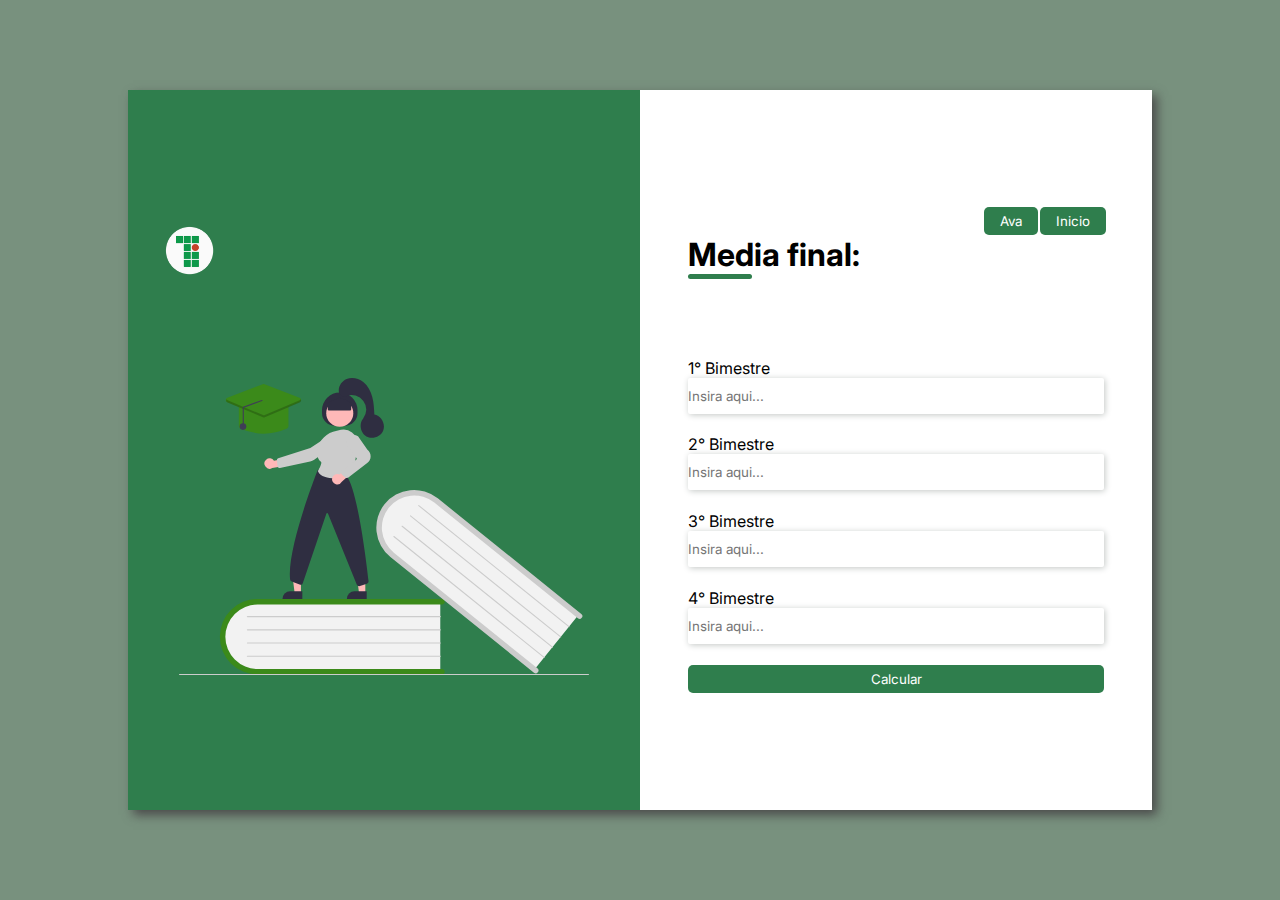
<file: index.html>
<!DOCTYPE html>
<html lang="pt-br">
<head>
    <meta charset="UTF-8">
    <meta http-equiv="X-UA-Compatible" content="IE=edge">
    <meta name="viewport" content="width=device-width, initial-scale=1.0">
    <link rel="shortcut icon" type="imagem/x-icon" href="css/img/Logo-TI.png">
    <link rel="stylesheet" href="css/sty-idex.css">
    <title>Media</title>
</head>

<body>
    <div class="container">

        <div class="form-image">
            <img id="logo-ti" src="css/img/Logo-TI.png">
            <img src="css/img/undraw_education_f8ru.svg">
        </div>

        <div class="form">
            <div class="options-button">
                <div class="ava-button">
                    <button a class="decoration-button" onclick="window.location.href = 'https://virtual.ifro.edu.br/portovelhocalama/'">Ava</button>
                </div>
                <div class="inicio-button">
                    <button class="decoration-button" onclick="window.location.href = 'html/home.html'">Inicio</button>
                </div>  
            </div>
          
            <form action="#">
                <div class="form-header">
                    <div class="title">
                        <h1 id="resultado">Media final:</h1>
                    </div>
                </div>

                <div class="input-group">
                    <div class="input-box">
                        <label for="nota01">1° Bimestre</label>
                        <input id="nota01" type="number" placeholder="Insira aqui..." required>
                    </div>

                    <div class="input-box">
                        <label for="nota02">2° Bimestre</label>
                        <input id="nota02" type="number" placeholder="Insira aqui..." required>
                    </div>

                    <div class="input-box">
                        <label for="nota03">3° Bimestre</label>
                        <input id="nota03" type="number" placeholder="Insira aqui..." required>
                    </div>

                    <div class="input-box">
                        <label for="nota04">4° Bimestre</label>
                        <input id="nota04" type="number" placeholder="Insira aqui..." required>
                    </div>
                </div>
                <div class="continue-button">
                    <button onclick="Calcular_Nota()">Calcular</button>
                </div>
            </form>
        </div>
    </div>

    <script src="js/logica.js"></script>
</body>
</html>
</file>
<file: css/sty-idex.css>
@import url('https://fonts.googleapis.com/css2?family=Inter&family=Padauk&family=Roboto+Condensed:wght@700&display=swap');

*{
    padding: 0;
    margin: 0;
    box-sizing: border-box;
    font-family:'Inter', sans-serif;
}

body{
    width: 100%;
    height: 100vh;
    display: flex;
    justify-content: center;
    align-items: center;
    background:rgb(120, 145, 126) ;
}

.container{
    width: 80%;
    height: 80vh;
    display: flex;
    box-shadow: 5px 5px 10px rgb(75, 75, 75);
}

.form-image{
    width: 50%;
    display: flex;

    flex-direction: column;

    justify-content: center;
    align-items: center;
    background-color: rgb(47, 126, 77);
}

#logo-ti{
   width: 10%;
   display: flex;
   align-self: start;
   margin-left: 7%;
   margin-bottom: 20%;
}

.form-image img{
    width:80%;
}

.form{
    width: 50%;
    display: flex;
    justify-content: center;
    flex-direction: column;
    background-color: white;
    padding: 3rem;
}

.form-header{
    margin-bottom: 20%;
    display: flex;
    justify-content: space-between;
}

.options-button{
    gap: 2%;
    display: flex;
    align-self: end;
    /* align-items: center; */
}

.options-button button{
    color: white;
    border:none;
    background-color: rgb(47, 126, 77);
    padding: 0.4rem 1rem;
    border-radius: 5px;
    cursor: pointer;
}

.options-button button:hover{
    background-color: rgb(64, 168, 104);
}

.form-header h1::after{
    content: "";
    display: block;
    width: 5%; 
    height: 0.3rem;
    background-color: rgb(47, 126, 77);
    margin: 0 auto;
    position: absolute;
    border-radius: 10px;
}

.input-group{
    display: flex;
    flex-direction: column;
}

.input-box{
    display: flex;
    flex-direction: column;
    margin-bottom: 5%;
}


.input-box input{
    height: 4vh;
    border: none;
    border-radius: 2px;
    box-shadow: 1px 1px 6px rgb(195, 199, 197);
}

.input-box input:hover{
    background-color: rgb(200, 202, 202);
}

.input-box input:focus-visible{
    outline: 1px solid rgb(186, 187, 186);
}

.continue-button button{
    border:none;
    background-color: rgb(47, 126, 77);
    color: white;
    padding: 1.5%;
    border-radius: 5px;
    width: 100%;
}

.continue-button button:hover{
    background-color: rgb(64, 168, 104);
}
</file>
